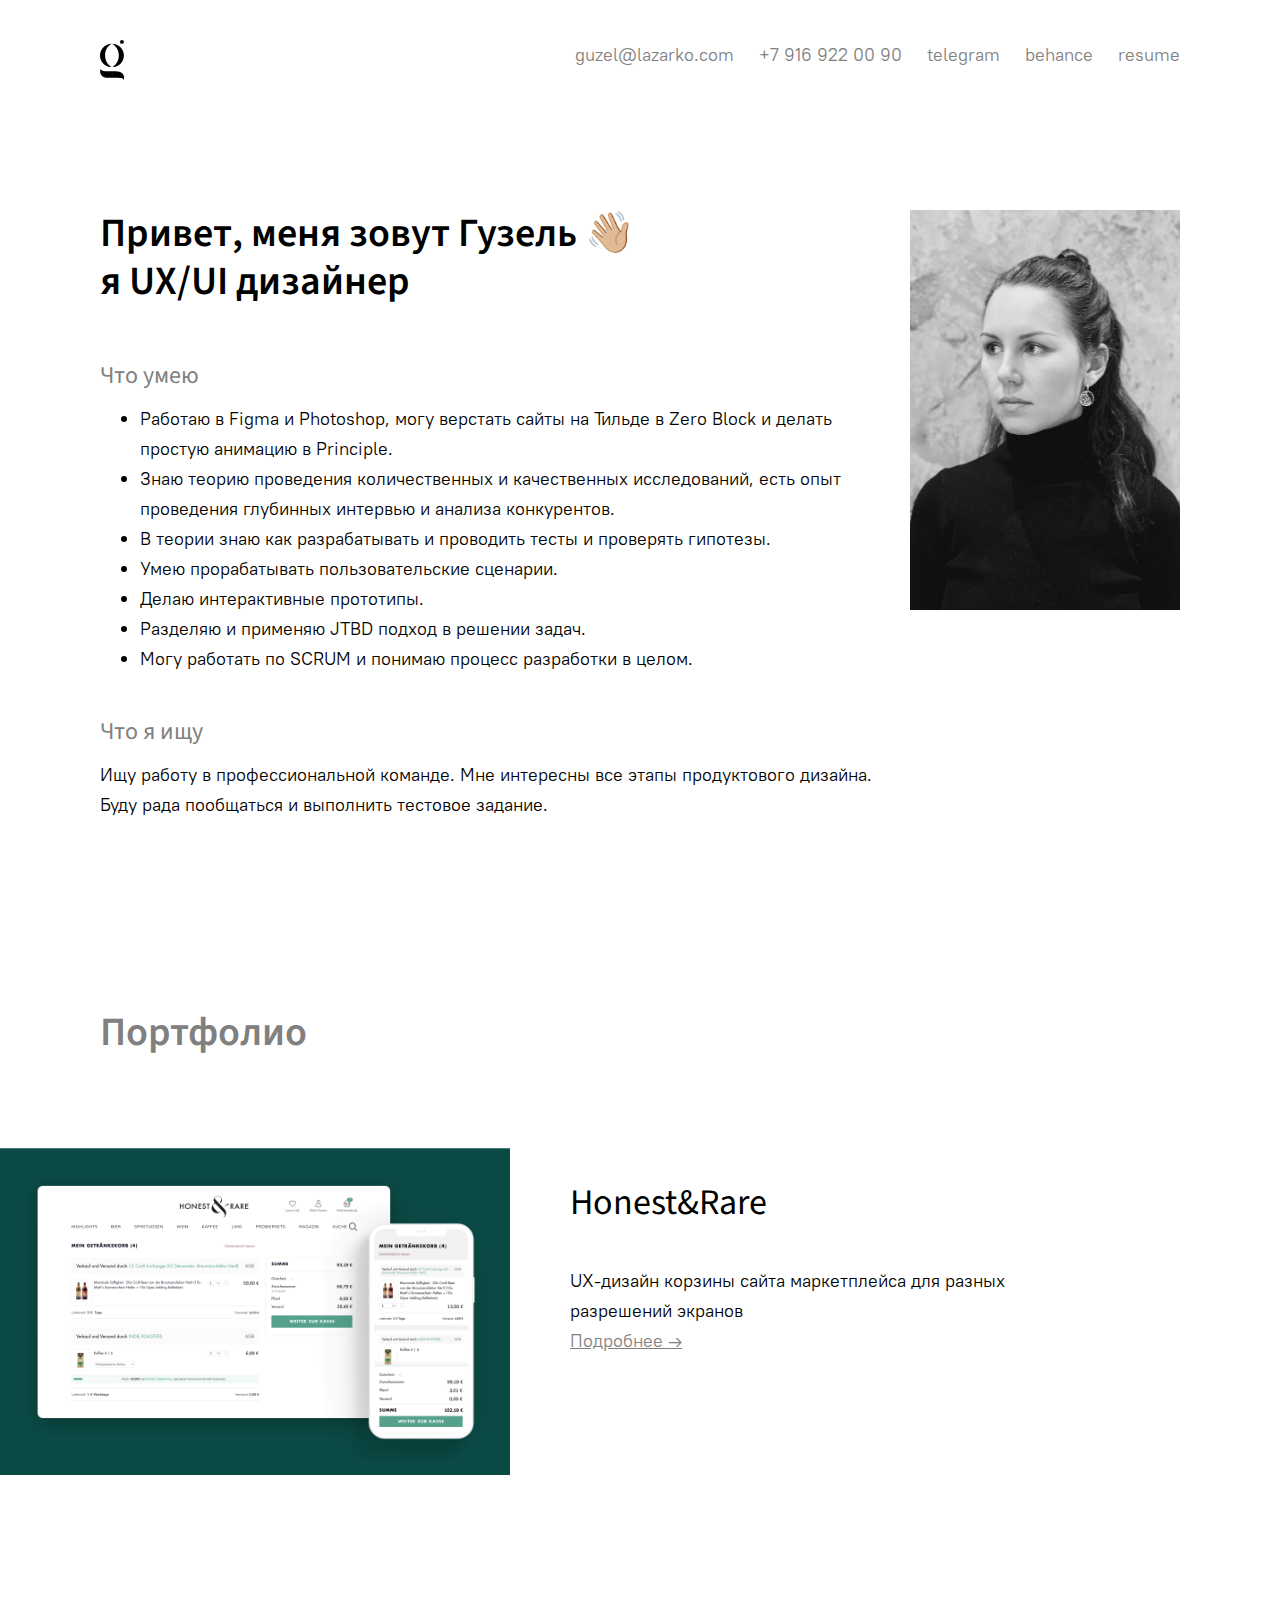
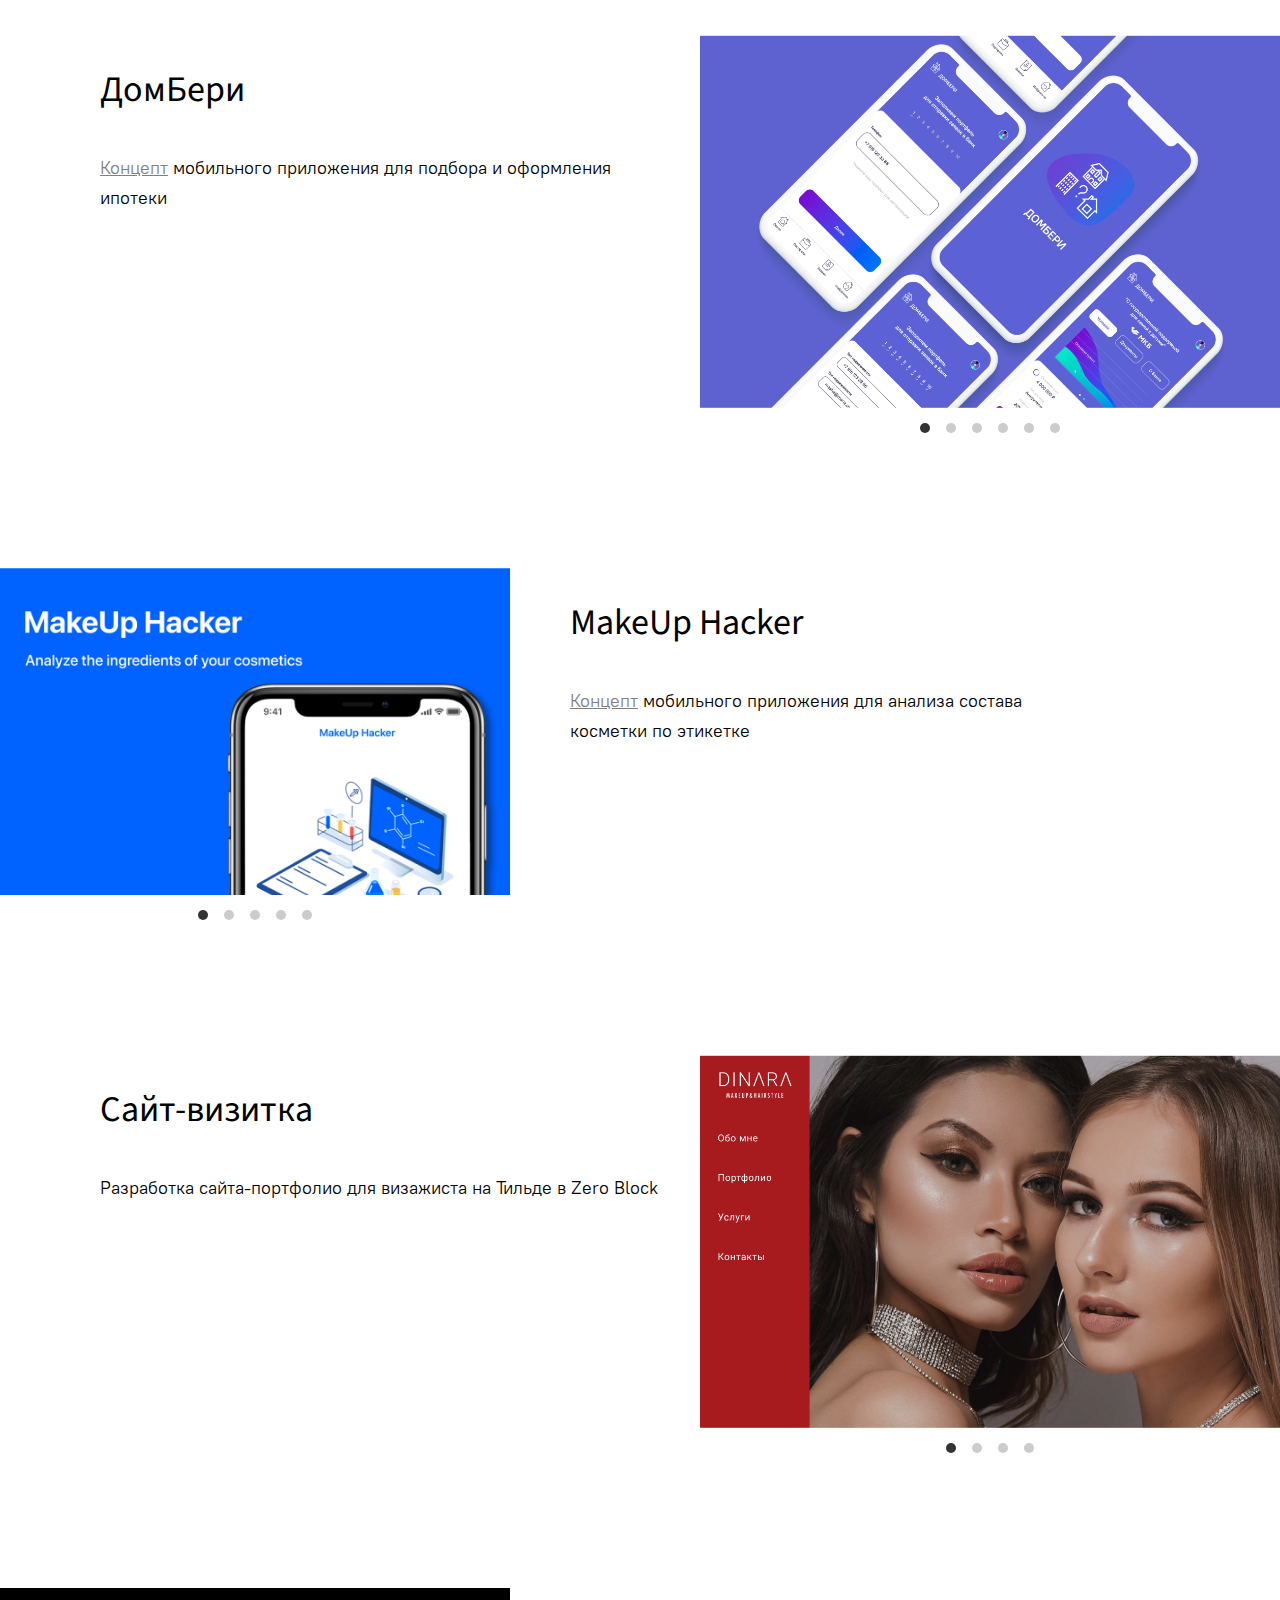
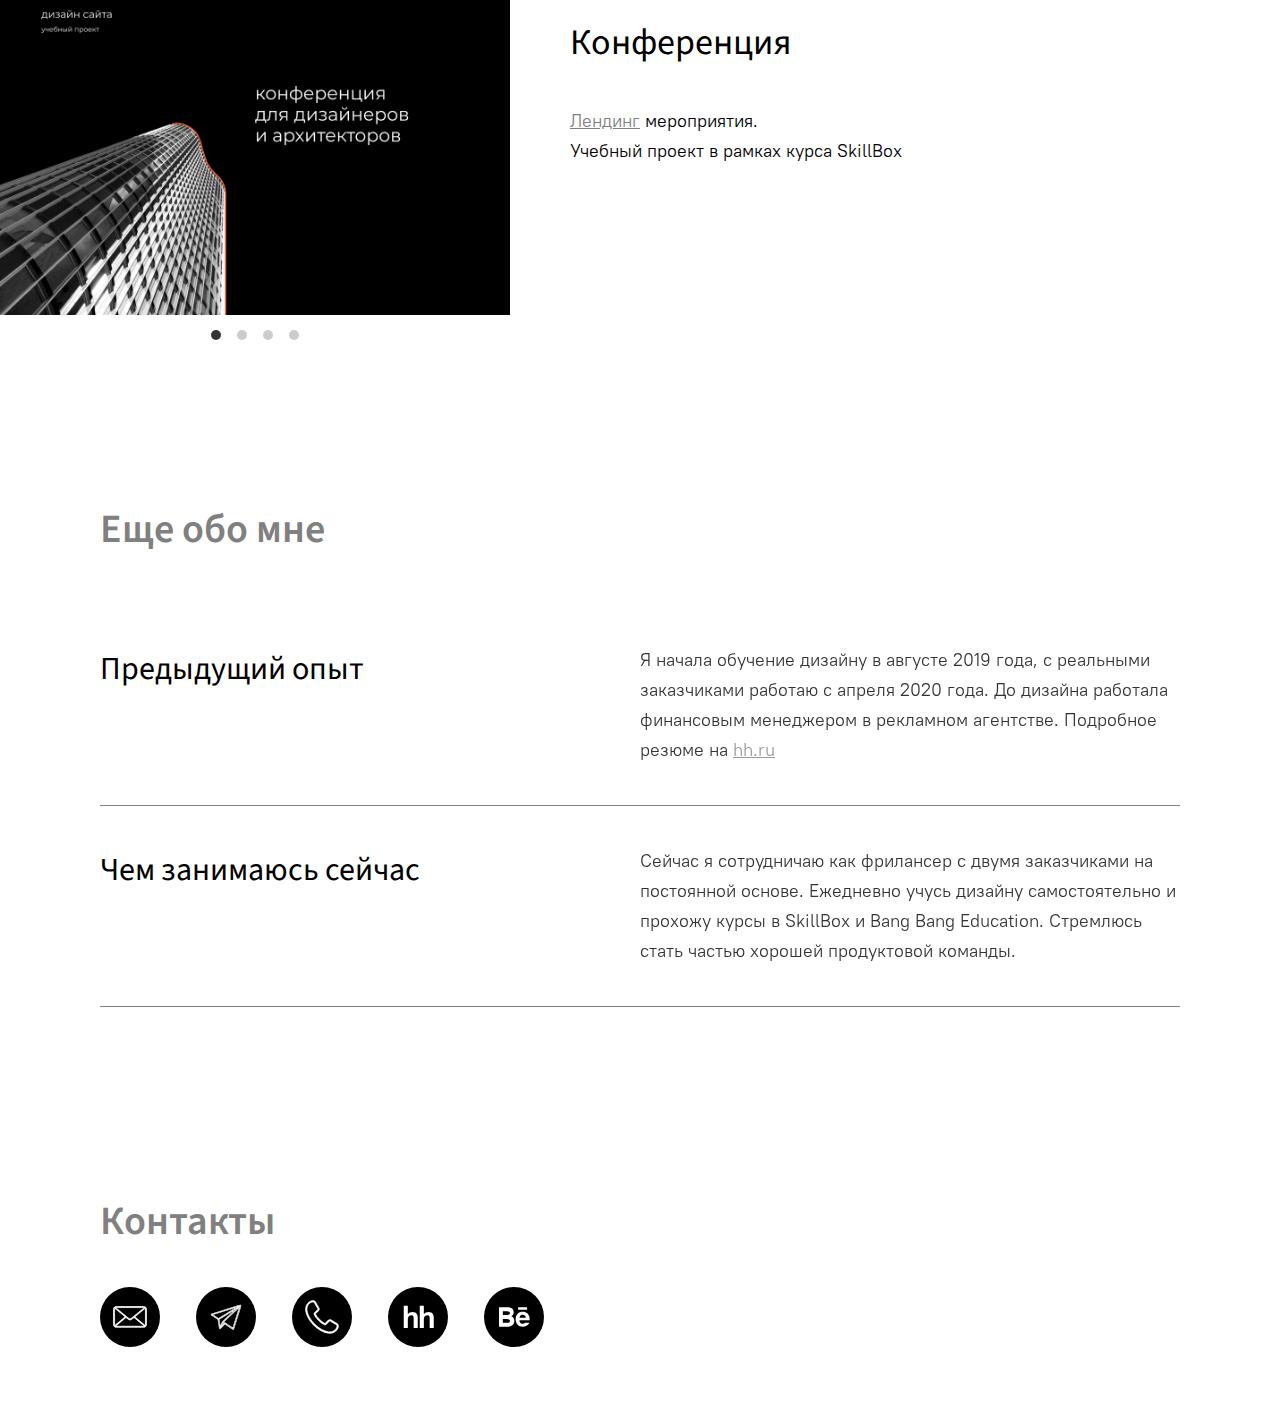
<file: index.html>
<html lang="ru">
<head>
  <meta charset="UTF-8">
  <title>Дизайнер Гузель Лазарко</title>

  <link rel="icon" href="./assets/img/favicon.svg" sizes="any" type="image/svg+xml">

  <meta name="description" content="Официальная страница дизайнера Гузель Лазарко">
  <meta name="keywords" content="UX/UI,дизайн,web-дизайн,web-design">
  
  <meta name="yandex-verification" content="5089e092a7c3824e" />
  <meta name="viewport" content="width=device-width, initial-scale=1.0">

  <!-- Global site tag (gtag.js) - Google Analytics -->
  <script async src="https://www.googletagmanager.com/gtag/js?id=UA-159343691-1"></script>
  <script>
    window.dataLayer = window.dataLayer || [];
    function gtag(){dataLayer.push(arguments);}
    gtag('js', new Date());

    gtag('config', 'UA-159343691-1');
  </script>

<!--  <link href="https://fonts.googleapis.com/css?family=Prosto+One&display=swap" rel="stylesheet">-->
  <link href="https://fonts.googleapis.com/css?family=Source+Sans+Pro&display=swap" rel="stylesheet">

  <link rel="stylesheet" href="assets/main.css">
  <link rel="stylesheet" href="assets/js/flickity/flickity.css">
  <script src="https://ajax.googleapis.com/ajax/libs/jquery/3.4.1/jquery.min.js"></script>

</head>

<body>

<section class="top desktop">
  <a href="/" class="home-link"><img src="./assets/img/logo.svg" alt="Логотип"></a>
  <a href="mailto:guzel@lazarko.com">guzel@lazarko.com</a>
  <a href="tel:+79169220090">+7 916 922 00 90</a>
  <a href="tg://resolve?domain=lazarko" target="_blank" class="desktop">telegram</a>
  <a href="https://www.behance.net/guzellazarko" target="_blank">behance</a>
  <a href="https://hh.ru/resume/4b47a13cff088e89f70039ed1f665533523642" target="_blank">resume</a>
</section>


<section class="top mobile">
  <a href="/" class="home-link"><img src="./assets/img/logo.svg" alt="Логотип"></a>
  <a href="mailto:guzel@lazarko.com">email</a>
  <a href="tg://resolve?domain=lazarko" target="_blank">telegram</a>
  <a href="https://hh.ru/resume/4b47a13cff088e89f70039ed1f665533523642" target="_blank">resume</a>
</section>


<section class="meet">
  <img class="portrait mobile" width="100" height="100" src="./assets/img/me_mob.jpg" alt="Гузель Лазарко">

  <div class="flex">

    <div class="c2">
      <h1>Привет, меня зовут Гузель 👋🏼<br>я UX/UI дизайнер</h1>
<!--      <h1>Привет! <br>Меня зовут Гузель, <span class="nowrap">я дизайнер</span> интерфейсов</h1>-->

      <div class="c2_inner desktop">
        <div class="c2_1">
          <h3>Что умею</h3>

          <ul>
            <li>Работаю в Figma и Photoshop, могу верстать сайты на Тильде в Zero Block и делать простую анимацию в Principle.</li>
            <li>Знаю теорию проведения количественных и качественных исследований, есть опыт проведения глубинных интервью и анализа конкурентов.</li>
            <li>В теории знаю как разрабатывать и проводить тесты и проверять гипотезы.</li>
            <li>Умею прорабатывать пользовательские сценарии.</li>
            <li>Делаю интерактивные прототипы.</li>
            <li>Разделяю и применяю JTBD подход в решении задач.</li>
            <li>Могу работать по SCRUM и понимаю процесс разработки в целом.</li>
          </ul>

          <!--
          <p>
            Владею Figma, Photoshop, Principle, Tilda.
            Знаю все этапы проектирования UX. Создаю концепты
            мобильных приложений по гайдам,
            адаптивный дизайн. Знаю основы
            типографики, модульные сетки.
            Умею работать по SCRUM, понимаю
            процесс разработки в целом.
          </p>
          -->
          <br>
        </div>
        <div class="c2_2">
          <h3>Что я ищу</h3>
          <p>
            Ищу работу в профессиональной команде. Мне интересны все этапы продуктового дизайна. Буду рада пообщаться и
            выполнить тестовое задание.
<!--            <span class="nowrap">и выполнить</span> тестовое задание.-->
          </p>
        </div>
      </div>
    </div>

    <div class="c1">
      <img class="portrait desktop" width="270" height="400" src="./assets/img/me_dsk.jpg"
           alt="Гузель Лазарко">
<!--      <img class="portrait mobile" width="100" height="100" src="./assets/img/me_mob.jpg" alt="Гузель Лазарко">-->
    </div>

  </div>

  <div class="mobile">
    <div class="c2_1">
      <h3>Что умею</h3>
      <ul>
        <li>Работаю в Figma и Photoshop, могу верстать сайты на Тильде в Zero Block и делать простую анимацию в Principle.</li>
        <li>Знаю теорию проведения количественных и качественных исследований, есть опыт проведения глубинных интервью и анализа конкурентов.</li>
        <li>В теории знаю как разрабатывать и проводить тесты и проверять гипотезы.</li>
        <li>Умею прорабатывать пользовательские сценарии.</li>
        <li>Делаю интерактивные прототипы.</li>
        <li>Разделяю и применяю JTBD подход в решении задач.</li>
        <li>Могу работать по SCRUM и понимаю процесс разработки в целом.</li>
      </ul>

      <!--
      <p>
        Владею Figma, Photoshop, Principle, Tilda.
        Знаю все этапы проектирования UX. Создаю концепты
        мобильных приложений по гайдам,
        адаптивный дизайн. Знаю основы
        типографики, модульные сетки.
        Умею работать по SCRUM, понимаю
        процесс разработки в целом.
      </p>
      -->
    </div>
    <div class="c2_2">
      <h3>Что я ищу</h3>
      <p>
        Ищу работу в профессиональной команде. Мне интересны все этапы продуктового дизайна.
        Буду рада пообщаться и выполнить тестовое задание.
<!--        <span class="nowrap">и выполнить</span> тестовое задание.-->
      </p>
      <p>
          <a href="mailto:guzel@lazarko.com">guzel@lazarko.com</a><br>
          <a href="tel:+79169220090">+7 916 922 00 90</a>
      </p>
    </div>
  </div>
</section>

<section class="portfolio">
  <h1 class="gray">Портфолио</h1>

  <div class="project project-r">
    <div class="c2">
      <h2>Honest&Rare</h2>
      <p>
        UX-дизайн корзины сайта маркетплейса для разных разрешений экранов<br>
        <a href="./case-honest-and-rare.html">Подробнее →</a>
      </p>
    </div>
    <div class="c1">
      <div class="carousel">
        <img class="carousel-image" data-flickity-lazyload="./assets/img/case5_0.png">
      </div>
    </div>
  </div>

  <div class="project project-l">
    <div class="c1">
      <h2>ДомБери</h2>
      <p>
        <a href="https://www.behance.net/gallery/92920041/prilozhenie-dlja-podbora-ipoteki" target="_blank">Концепт</a>
        мобильного приложения для подбора и оформления ипотеки</p>
    </div>
    <div class="c2">
      <div class="carousel">
        <img class="carousel-image" data-flickity-lazyload="./assets/img/case1_0.png">
        <img class="carousel-image" data-flickity-lazyload="./assets/img/case1_1.png">
        <img class="carousel-image" data-flickity-lazyload="./assets/img/case1_2.png">
        <img class="carousel-image" data-flickity-lazyload="./assets/img/case1_3.png">
        <img class="carousel-image" data-flickity-lazyload="./assets/img/case1_4.png">
        <img class="carousel-image" data-flickity-lazyload="./assets/img/case1_5.png">
      </div>
    </div>
  </div>

  <div class="project project-r">
    <div class="c2">
      <h2>MakeUp Hacker</h2>
      <p>
        <a href="https://www.behance.net/gallery/88193101/Makeup-Hacker" target="_blank">Концепт</a>
        мобильного приложения для анализа состава косметки по этикетке
      </p>
    </div>
    <div class="c1">
      <div class="carousel">
        <img class="carousel-image" data-flickity-lazyload="./assets/img/case2_0.png">
        <img class="carousel-image" data-flickity-lazyload="./assets/img/case2_1.png">
        <img class="carousel-image" data-flickity-lazyload="./assets/img/case2_2.png">
        <img class="carousel-image" data-flickity-lazyload="./assets/img/case2_3.png">
        <img class="carousel-image" data-flickity-lazyload="./assets/img/case2_4.png">
      </div>
    </div>
  </div>

  <div class="project project-l">
    <div class="c1">
      <h2>Сайт-визитка</h2>
      <p>Разработка сайта-портфолио для визажиста на Тильде в Zero Block</p>
    </div>
    <div class="c2">
      <div class="carousel">
        <img class="carousel-image" data-flickity-lazyload="./assets/img/case3_0.png">
        <img class="carousel-image" data-flickity-lazyload="./assets/img/case3_1.png">
        <img class="carousel-image" data-flickity-lazyload="./assets/img/case3_2.png">
        <img class="carousel-image" data-flickity-lazyload="./assets/img/case3_3.png">
      </div>
    </div>
  </div>

  <div class="project project-r">
    <div class="c2">
      <h2>Конференция</h2>
      <p>
        <a href="https://www.behance.net/gallery/86011067/dizajn-konferencija" target="_blank">Лендинг</a> мероприятия.
        <br>
        Учебный проект в рамках курса SkillBox
      </p>
    </div>
    <div class="c1">
      <div class="carousel">
        <img class="carousel-image" data-flickity-lazyload="./assets/img/case4_0.png">
        <img class="carousel-image" data-flickity-lazyload="./assets/img/case4_1.png">
        <img class="carousel-image" data-flickity-lazyload="./assets/img/case4_3.png">
        <img class="carousel-image" data-flickity-lazyload="./assets/img/case4_4.png">
      </div>
    </div>
  </div>

</section>

<section class="about-me">
  <h1 class="gray">Еще обо мне</h1>

  <div class="experience">
    <div class="row1">
      <div class="c1">Предыдущий опыт</div>
      <div class="c2">
        Я начала обучение дизайну в августе 2019 года, с реальными заказчиками работаю с апреля 2020 года.
        До дизайна работала финансовым менеджером в рекламном агентстве.
        Подробное резюме на
        <a href="https://hh.ru/resume/4b47a13cff088e89f70039ed1f665533523642" target="_blank">hh.ru</a>
      </div>
    </div>
    <div class="row2">
      <div class="c1">Чем занимаюсь сейчас</div>
      <div class="c2">
        Сейчас я сотрудничаю как фрилансер с двумя заказчиками на постоянной основе.
        Ежедневно учусь дизайну самостоятельно и прохожу курсы в SkillBox и Bang Bang Education.
        Стремлюсь стать частью хорошей продуктовой команды.
      </div>
    </div>
  </div>
</section>

<section class="contacts">
  <h1 class="gray">Контакты</h1>

<!--  <a href="mailto:guzel@lazarko.com">guzel@lazarko.com</a><br>-->
<!--  <a href="tel:+79169220090">+7 916 922 00 90</a>-->

  <div class="icons">
    <a href="mailto:guzel@lazarko.com" target="_blank">
      <img src="./assets/img/icons/mail.svg" alt="">
    </a>
    <a href="tg://resolve?domain=lazarko" target="_blank">
      <img src="./assets/img/icons/telega.svg" alt="">
    </a>
    <a href="tel:+79169220090" target="_blank">
      <img src="./assets/img/icons/phone.svg" alt="">
    </a>
    <a href="https://hh.ru/resume/4b47a13cff088e89f70039ed1f665533523642" target="_blank">
      <img src="./assets/img/icons/hh.svg" alt="">
    </a>
    <a href="https://www.behance.net/guzellazarko" target="_blank">
      <img src="./assets/img/icons/behance.svg" alt="">
    </a>
    <!--
    <a href="tg://resolve?domain=lazarko" target="_blank">
      <img src="./assets/img/telega_dsk.svg">
    </a>
    <a href="https://www.behance.net/guzellazarko" target="_blank">
      <img src="./assets/img/behance_dsk.svg">
    </a>
    -->
  </div>
</section>

<script src="assets/js/flickity/flickity.pkgd.min.js"></script>

</body>

<script>
    $(function () {
        $('.project').each(function (idx, el) {
            $(el).find('.carousel').flickity({
                imagesLoaded: true,
                percentPosition: false,
                prevNextButtons: false,
                initialIndex: 0,
                fullscreen: true,
                lazyLoad: 2,
                pageDots: idx !== 0
            });
        });
    });
</script>
</html>
</file>
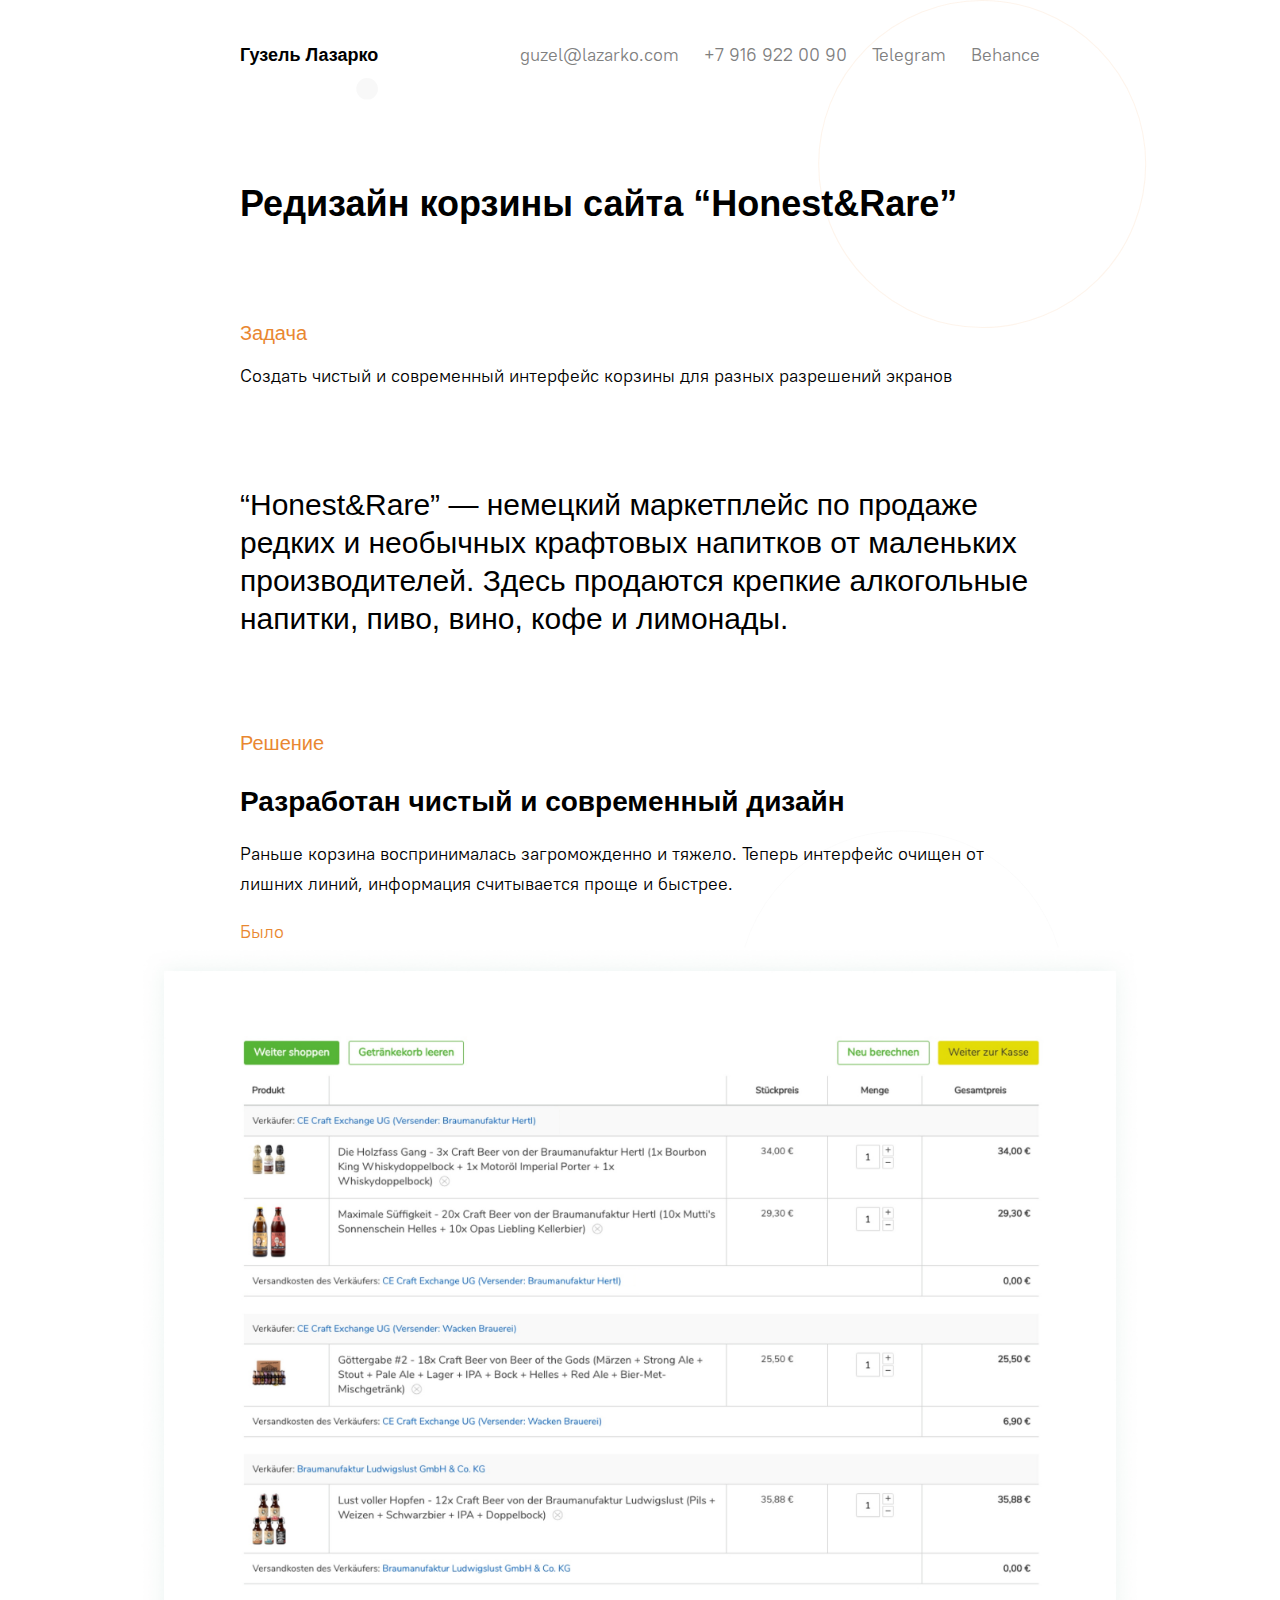
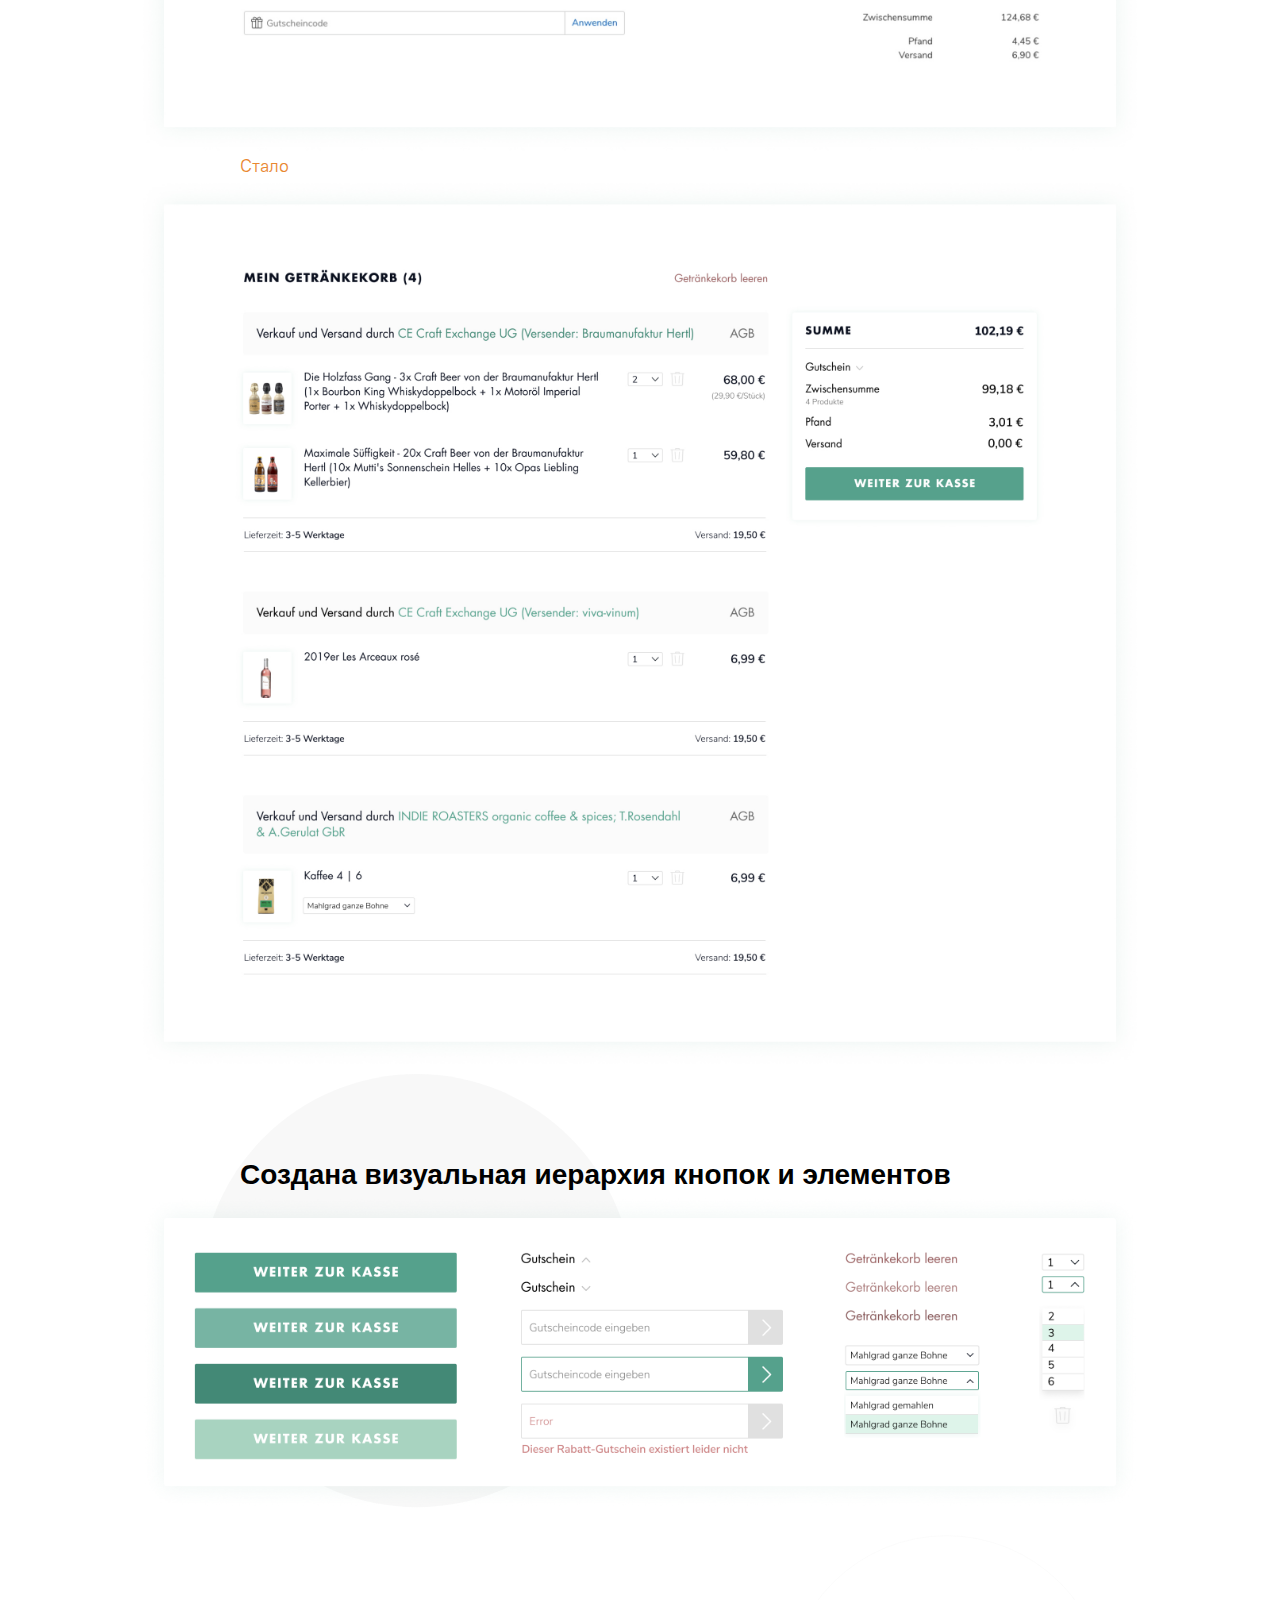
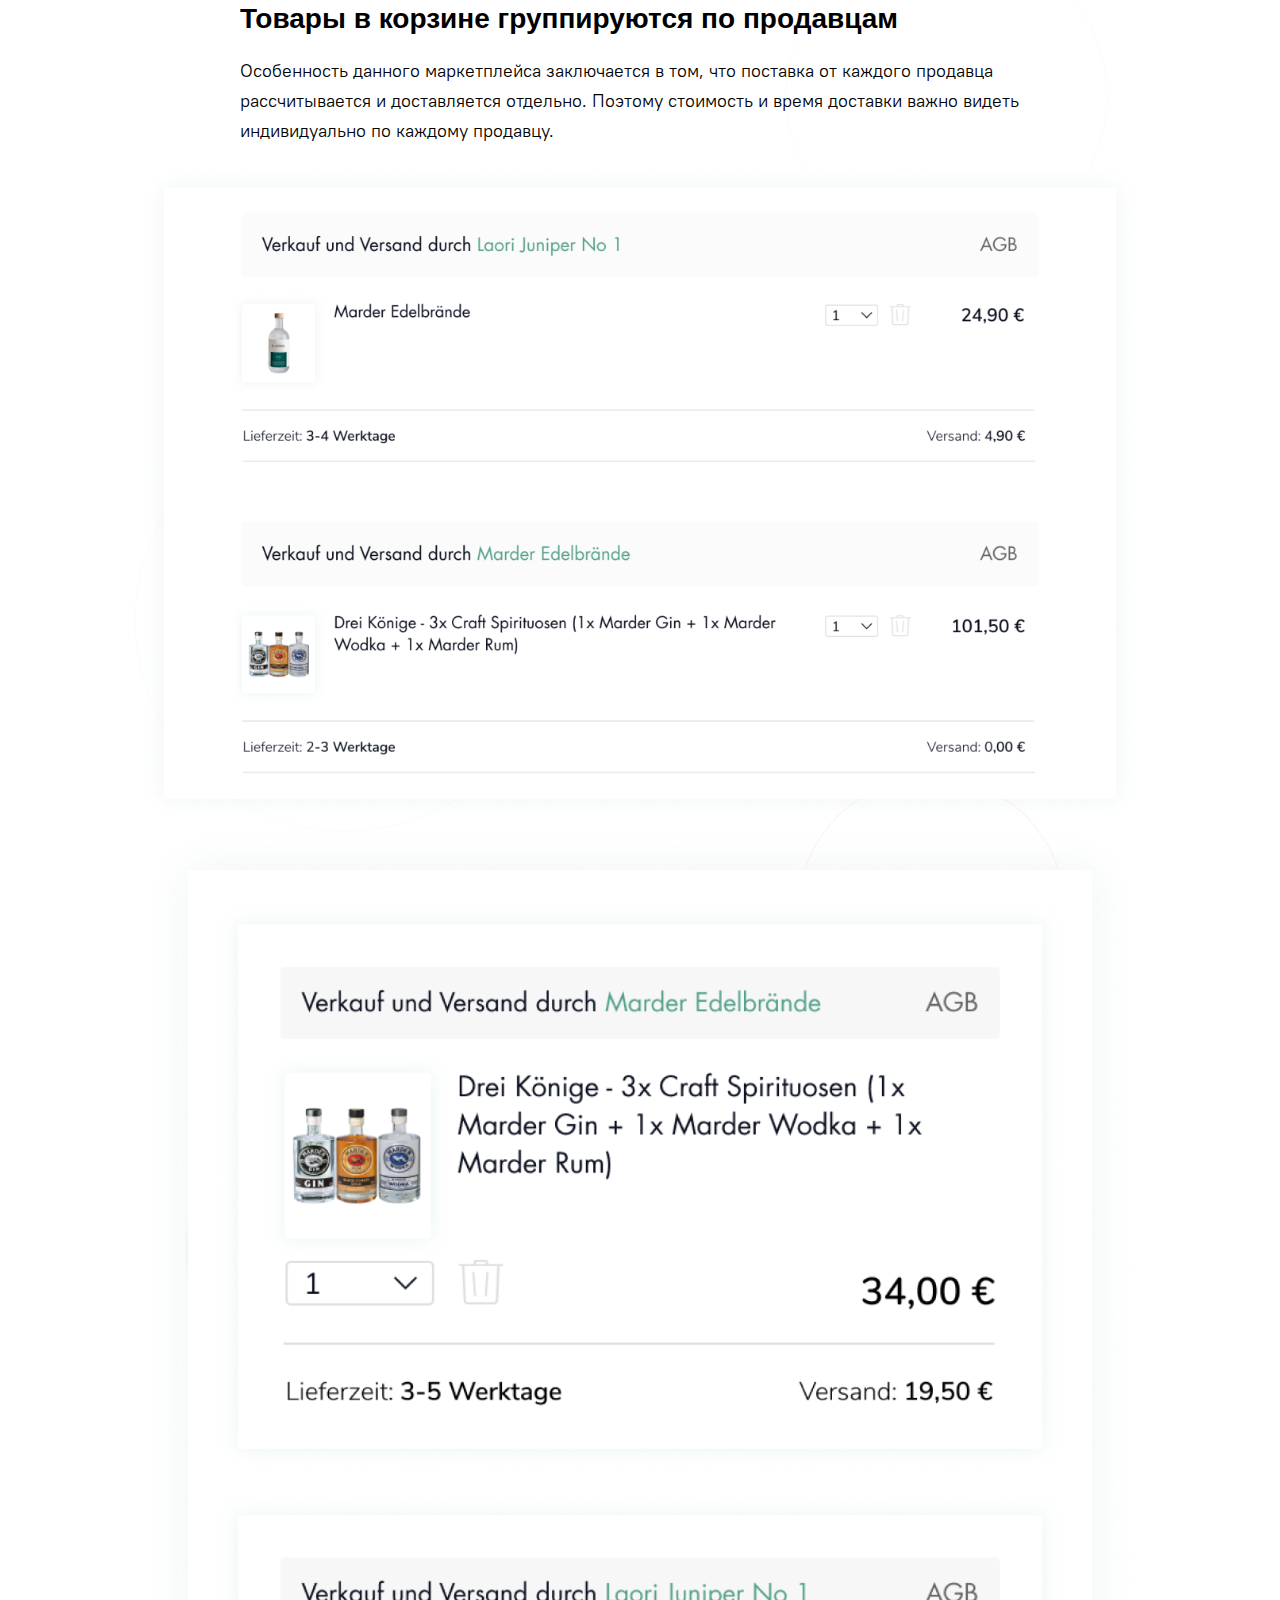
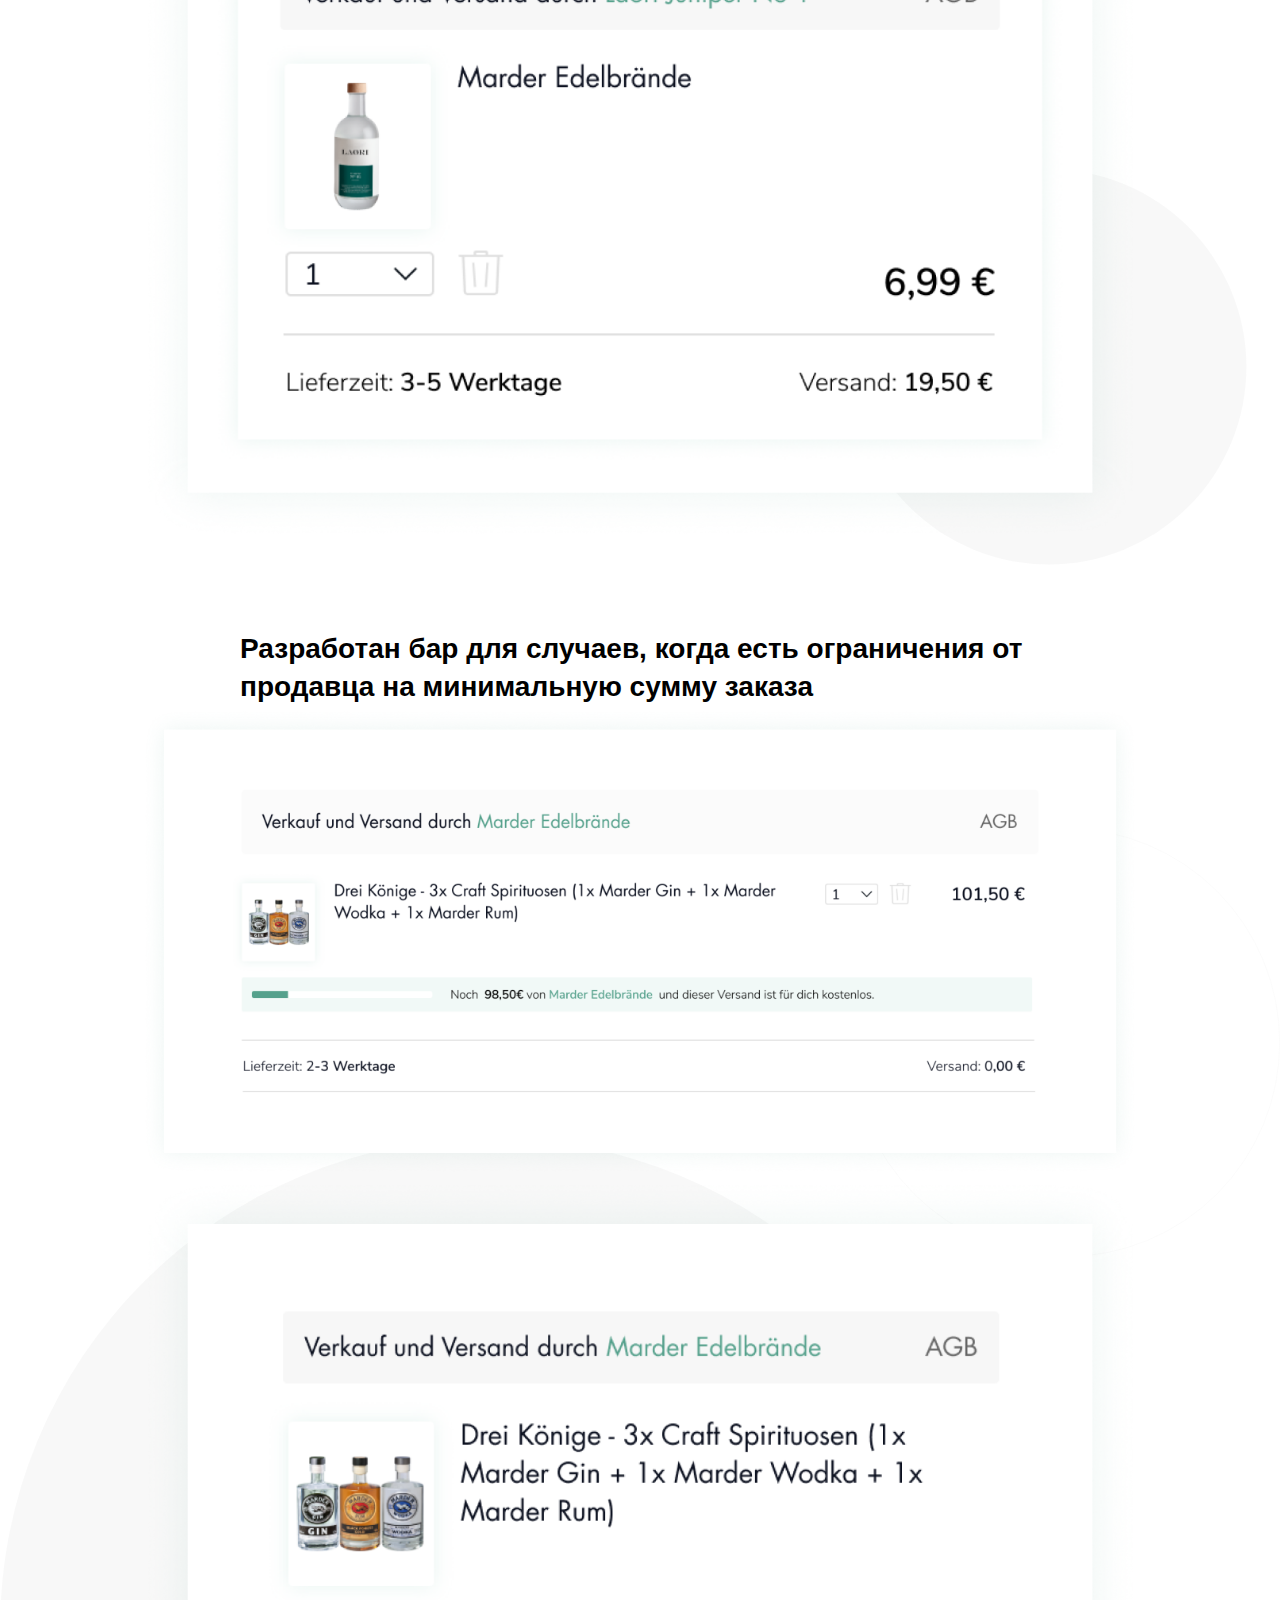
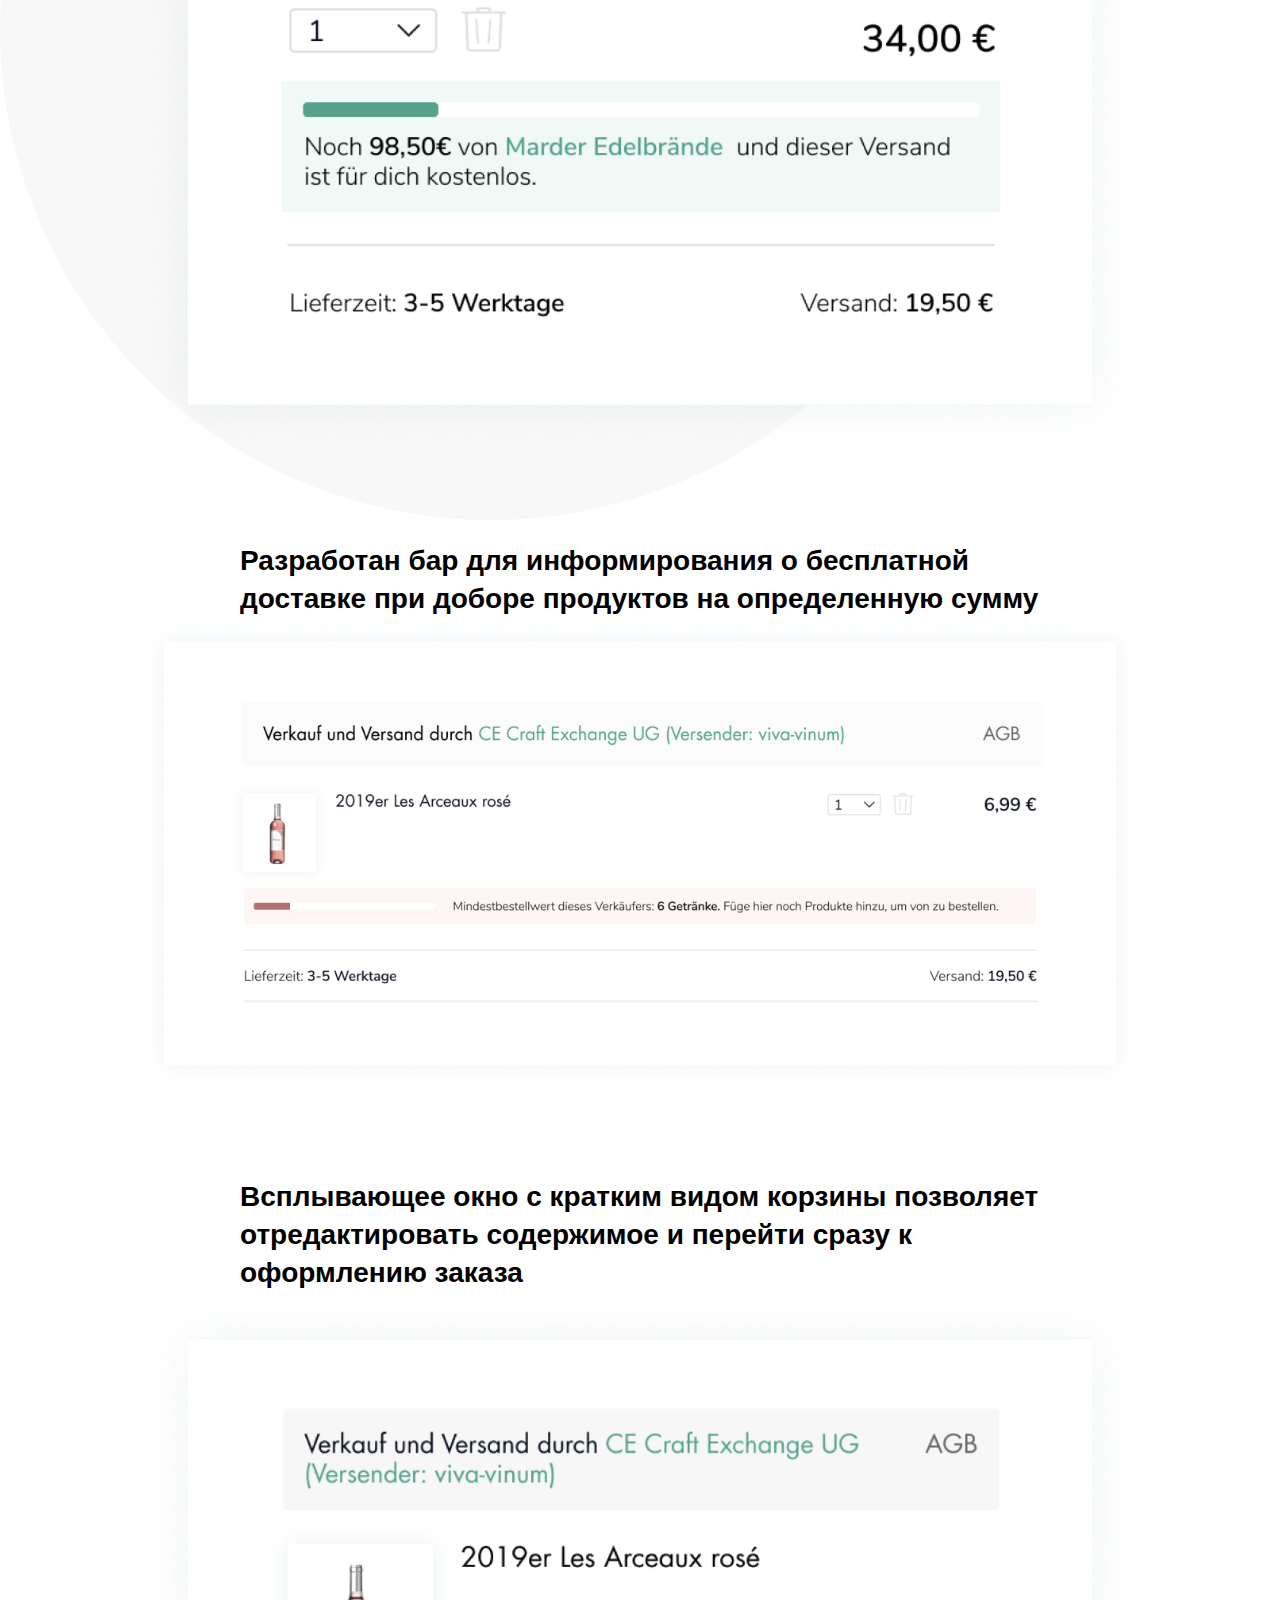
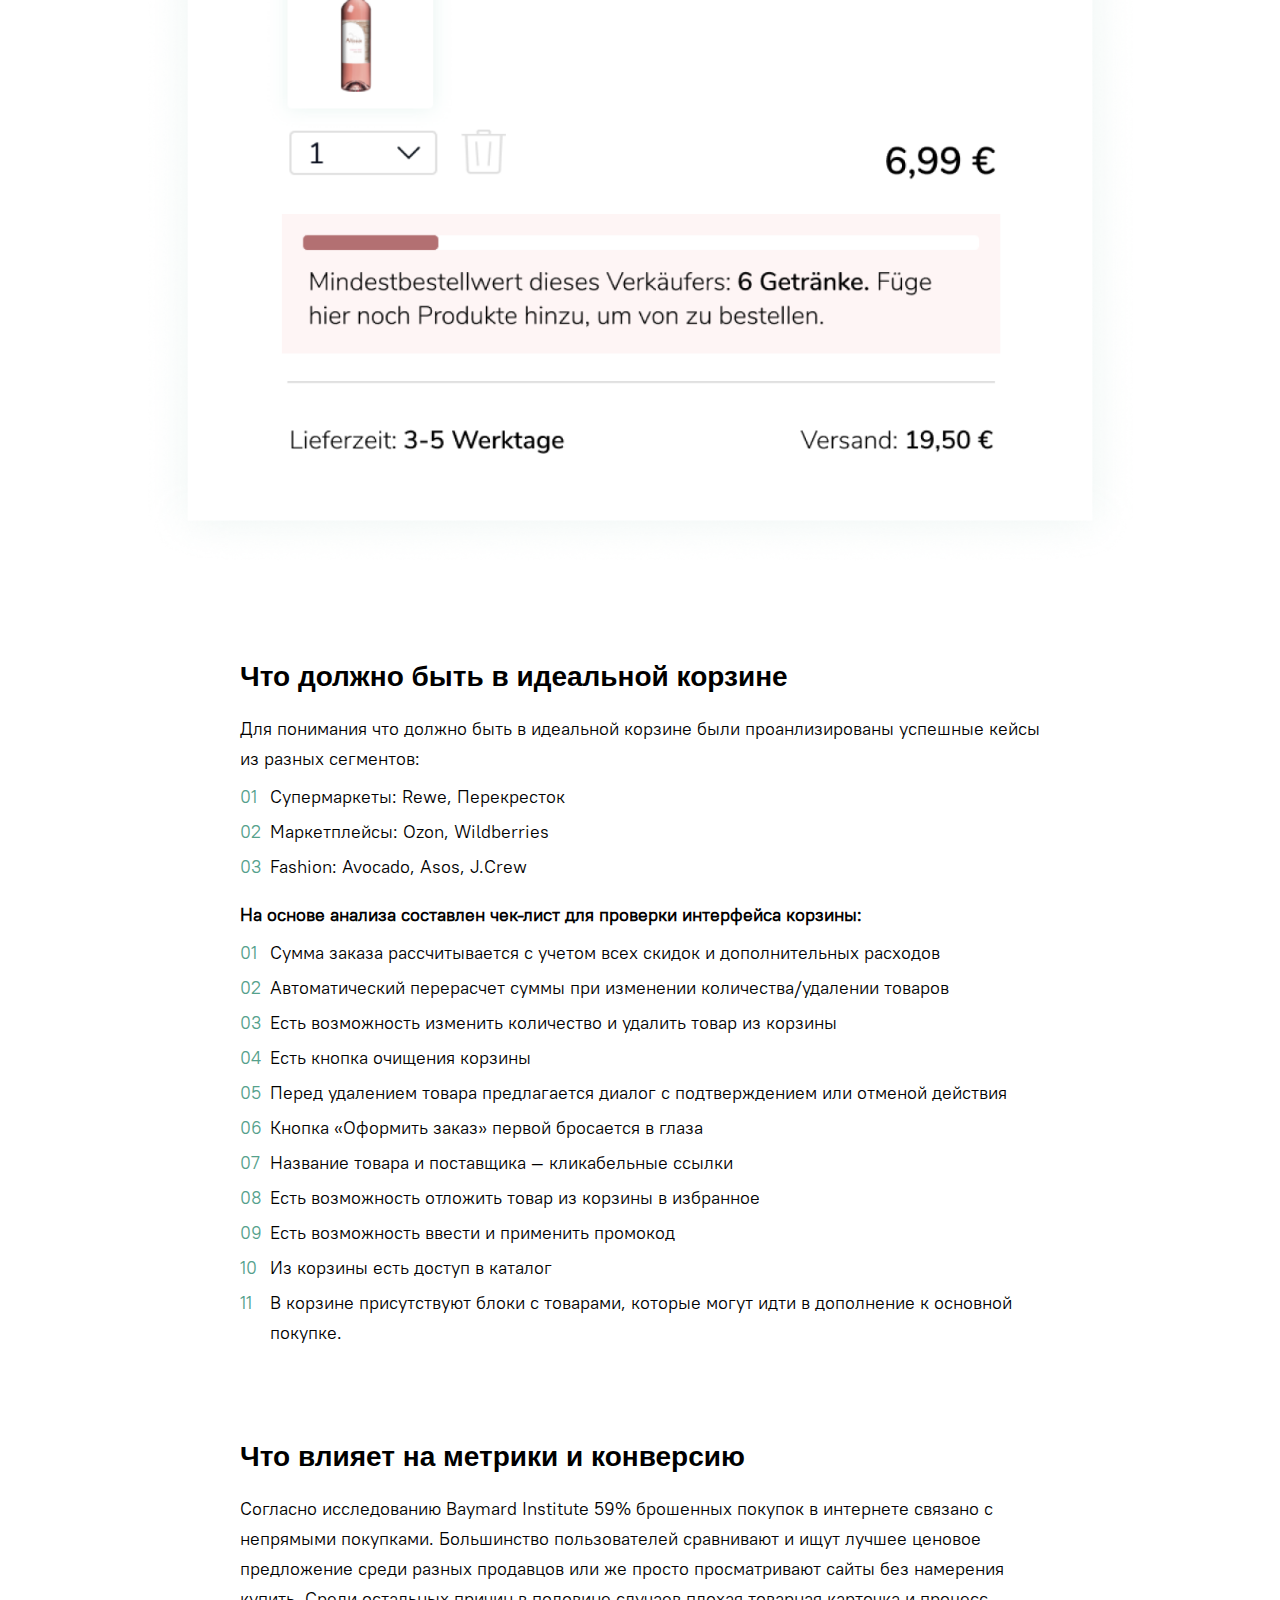
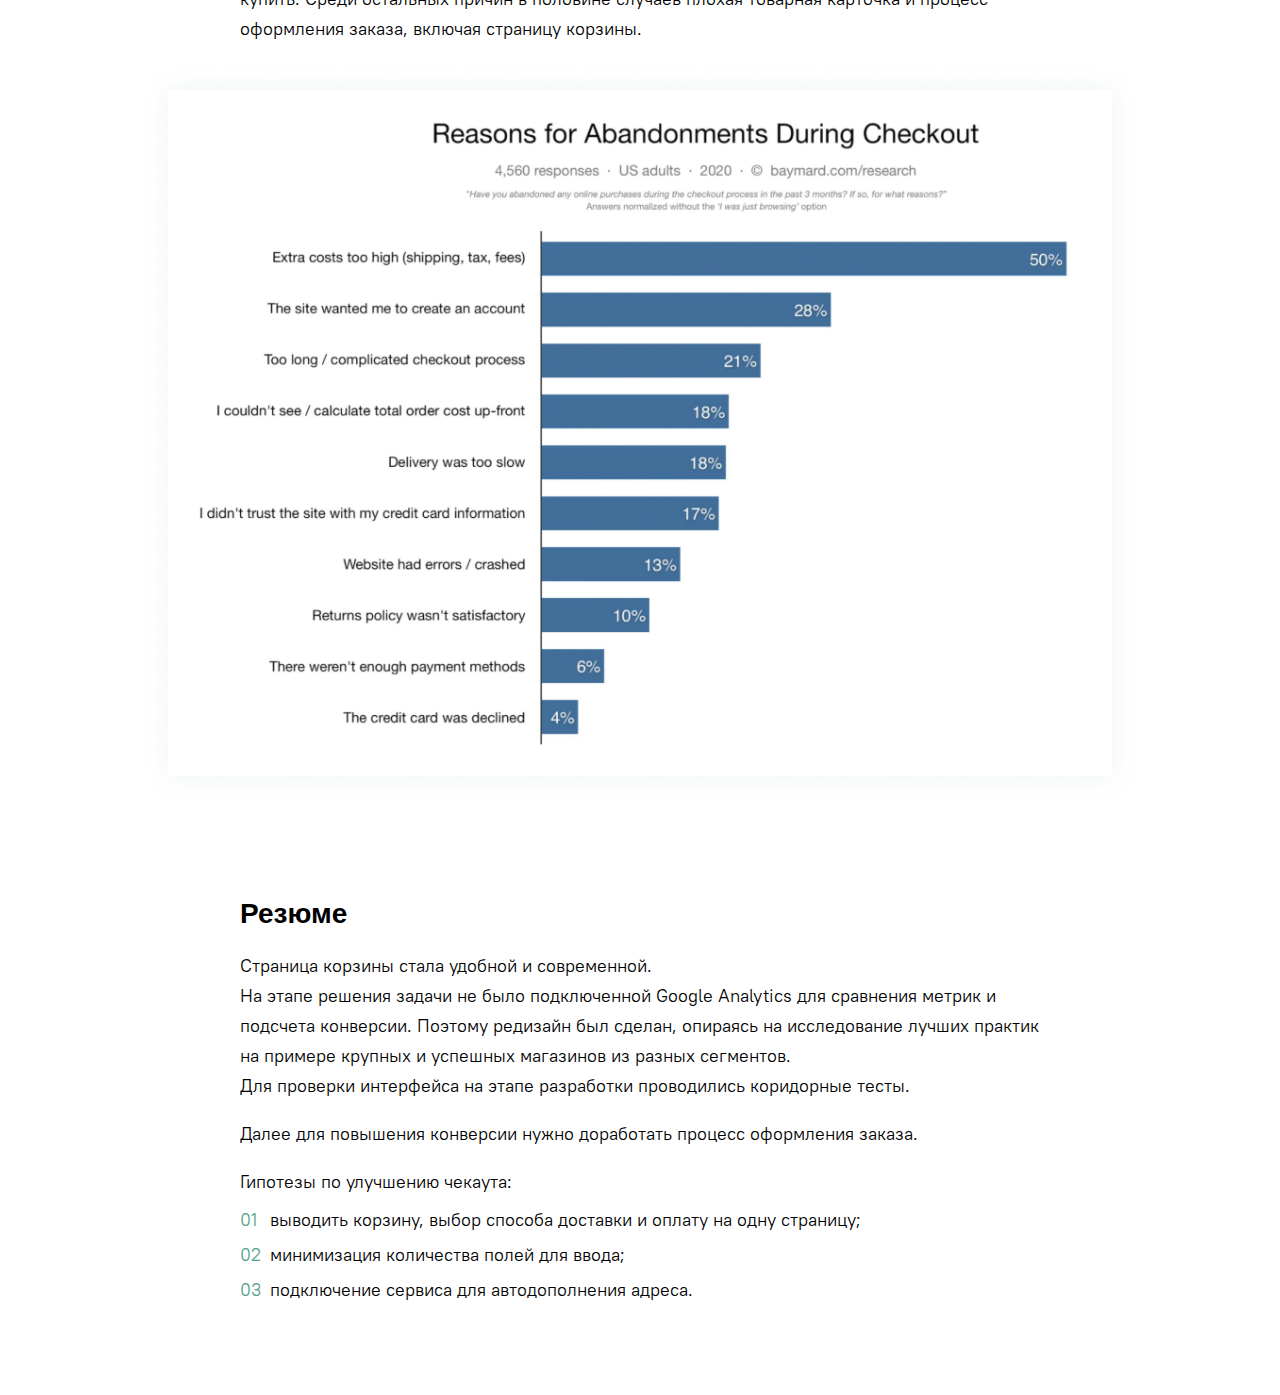
<file: case-hones-and-rare.html>
<html lang="ru">
<head>
  <meta charset="UTF-8">
  <title>Дизайнер Гузель Лазарко / Кейс Honest&Rare</title>

  <link rel="icon" href="./assets/img/favicon.svg" sizes="any" type="image/svg+xml">

  <meta name="description" content="Официальная страница дизайнера Гузель Лазарко">
  <meta name="keywords" content="UX/UI,дизайн,web-дизайн,web-design">

  <meta name="yandex-verification" content="5089e092a7c3824e" />
  <meta name="viewport" content="width=device-width, initial-scale=1.0">

  <!-- Global site tag (gtag.js) - Google Analytics -->
  <script async src="https://www.googletagmanager.com/gtag/js?id=UA-159343691-1"></script>
  <script>
    window.dataLayer = window.dataLayer || [];
    function gtag(){dataLayer.push(arguments);}
    gtag('js', new Date());

    gtag('config', 'UA-159343691-1');
  </script>

  <link href="https://fonts.googleapis.com/css?family=Prosto+One&display=swap" rel="stylesheet">

  <link rel="stylesheet" href="assets/case.css">
  <link rel="stylesheet" href="assets/main.css">

  <link rel="stylesheet" href="assets/js/flickity/flickity.css">
  <script src="https://ajax.googleapis.com/ajax/libs/jquery/3.4.1/jquery.min.js"></script>
</head>

<body class="case-detail">

<section class="top desktop">
  <a href="/" class="home-link">Гузель Лазарко</a>
  <a href="mailto:guzel@lazarko.com">guzel@lazarko.com</a>
  <a href="tel:+79169220090">+7 916 922 00 90</a>
  <a href="tg://resolve?domain=lazarko" target="_blank" class="desktop">Telegram</a>
  <a href="https://www.behance.net/guzellazarko" target="_blank">Behance</a>
</section>

<section>
  <h1>Редизайн корзины сайта “Honest&Rare”</h1>

  <h3>Задача</h3>
  <p>Создать чистый и современный интерфейс корзины для разных разрешений экранов</p>

  <h2 id="honest-and-rare-about">“Honest&Rare” — немецкий маркетплейс по продаже редких и необычных крафтовых напитков от маленьких производителей.
    Здесь продаются крепкие алкогольные напитки, пиво, вино, кофе и лимонады.
  </h2>

  <h3>Решение</h3>
  <br>
  <h2>Разработан чистый и современный дизайн</h2>

  <p>Раньше корзина воспринималась загроможденно и тяжело.
    Теперь интерфейс очищен от лишних линий, информация считывается проще и быстрее.</p>

  <span class="before-after">Было</span>
  <div class="carousel">
    <img class="carousel-image" data-flickity-lazyload="./assets/img/honest-and-rare/img1.jpg">
  </div>

  <span class="before-after">Стало</span>
  <div class="carousel">
    <img class="carousel-image" data-flickity-lazyload="./assets/img/honest-and-rare/img2.jpg">
  </div>
</section>

<section>
  <h2>Создана визуальная иерархия кнопок и элементов</h2>

  <div class="carousel">
    <img class="carousel-image" data-flickity-lazyload="./assets/img/honest-and-rare/img3.png">
  </div>
</section>

<section>
  <h2>Товары в корзине группируются по продавцам</h2>
  <p>Особенность данного маркетплейса заключается в том, что поставка от каждого продавца рассчитывается
    и доставляется отдельно. Поэтому стоимость и время доставки важно видеть индивидуально по каждому продавцу.</p>

  <div class="carousel">
    <img class="carousel-image" data-flickity-lazyload="./assets/img/honest-and-rare/img4.png">
  </div>
  <div class="carousel">
    <img class="carousel-image" data-flickity-lazyload="./assets/img/honest-and-rare/img5.png">
  </div>
</section>

<section>
  <h2>Разработан бар для случаев, когда есть ограничения от продавца на минимальную сумму заказа</h2>

  <div class="carousel">
    <img class="carousel-image" data-flickity-lazyload="./assets/img/honest-and-rare/img6.png">
  </div>
  <div class="carousel">
    <img class="carousel-image" data-flickity-lazyload="./assets/img/honest-and-rare/img7.png">
  </div>
</section>

<section>
  <h2>Разработан бар для информирования о бесплатной доставке при доборе продуктов на определенную сумму</h2>

  <div class="carousel">
    <img class="carousel-image" data-flickity-lazyload="./assets/img/honest-and-rare/img8.png">
  </div>
</section>

<section>
  <h2>Всплывающее окно с кратким видом корзины позволяет отредактировать содержимое и перейти сразу к оформлению заказа</h2>

  <div class="carousel">
    <img class="carousel-image" data-flickity-lazyload="./assets/img/honest-and-rare/img9.png">
  </div>
</section>

<section>
  <h2>Что должно быть в идеальной корзине</h2>

  <p>Для понимания что должно быть в идеальной корзине были проанлизированы успешные кейсы из разных сегментов:</p>
  <ol>
    <li>Супермаркеты: Rewe, Перекресток</li>
    <li>Маркетплейсы: Ozon, Wildberries</li>
    <li>Fashion: Avocado, Asos, J.Crew</li>
  </ol>
  <p><strong>На основе анализа составлен  чек-лист для проверки интерфейса корзины:</strong></p>
  <ol>
    <li>Сумма заказа рассчитывается  с учетом всех скидок и дополнительных расходов</li>
    <li>Автоматический перерасчет суммы при изменении количества/удалении товаров </li>
    <li>Есть возможность изменить количество и удалить товар из корзины</li>
    <li>Есть кнопка очищения корзины</li>
    <li>Перед удалением товара предлагается диалог с подтверждением или отменой действия</li>
    <li>Кнопка «Оформить заказ» первой бросается в глаза</li>
    <li>Название товара и поставщика — кликабельные ссылки</li>
    <li>Есть возможность отложить товар из корзины в избранное</li>
    <li>Есть возможность ввести и применить промокод</li>
    <li>Из корзины есть доступ в каталог</li>
    <li>В корзине присутствуют блоки с товарами, которые могут идти в дополнение к основной покупке. </li>
  </ol>
</section>

<section>
  <h2>Что влияет на метрики и конверсию</h2>

  <p>Согласно исследованию Baymard Institute 59% брошенных покупок в интернете связано
    с непрямыми покупками. Большинство пользователей сравнивают и ищут лучшее ценовое предложение среди разных
    продавцов или же просто просматривают сайты без намерения купить. Среди остальных причин в половине случаев
    плохая товарная карточка и процесс оформления заказа, включая страницу корзины.</p>

  <div class="carousel">
    <img class="carousel-image" data-flickity-lazyload="./assets/img/honest-and-rare/img11.jpg">
  </div>
</section>

<section>
  <h2>Резюме</h2>
  <p>Страница корзины стала удобной и современной.<br>
  На этапе решения задачи не было подключенной Google Analytics для сравнения метрик
    и подсчета конверсии. Поэтому редизайн был сделан, опираясь на исследование лучших практик
    на примере крупных и успешных магазинов из разных сегментов.<br>
  Для проверки интерфейса на этапе разработки проводились коридорные тесты.</p>

  <p>Далее для повышения конверсии нужно доработать процесс оформления заказа. </p>
  <p>Гипотезы по улучшению чекаута:</p>
  <ol>
    <li>выводить корзину, выбор способа доставки и оплату на одну страницу;</li>
    <li>минимизация количества полей для ввода;</li>
    <li>подключение сервиса для автодополнения адреса.</li>
  </ol>
</section>

<script src="assets/js/flickity/flickity.pkgd.min.js"></script>

</body>

<script>
  $(function () {
      $('section').each(function (idx, el) {
          $(el).find('.carousel').flickity({
              imagesLoaded: true,
              percentPosition: false,
              prevNextButtons: false,
              initialIndex: 0,
              fullscreen: true,
              lazyLoad: 2,
              pageDots: false
          });
      });
  });
</script>

</html>
</file>
<file: assets/main.css>
.carousel-arrows {
  display: none;
}

.carousel-image {
  display: block;
  height: auto;
  min-width: 150px;
  max-width: 100%;
  margin-right: 10px;
  top: 50%;
  transform: translateY(-50%)
}

.carousel.is-fullscreen .carousel-image {
  height: auto;
  max-height: 100%;
}

@font-face {
  font-family: 'Root UI Regular';
  font-style: normal;
  font-weight: 400;
  font-display: swap;
  src: local('Root UI Regular'), local('Root UI Regular'), url('../assets/fonts/PT_Root_UI_Regular.woff2') format('woff2');
}

body {
  font-family: 'Root UI Regular';
  margin: 0;
  padding: 0;
  font-size: 18px;
  line-height: 30px;
}

h1, h2, h3 {
  padding: 0;
  margin: 0;
}

h1, h2, h3 {
  /*font-family: 'Prosto One', sans-serif;*/
  font-family: 'Source Sans Pro', sans-serif;
  font-weight: 600;
}

h3 {
  font-size: 24px;
  line-height: 20px;
  color: gray;
  font-weight: normal;
}

a {
  color: gray;
}

section {
  margin-top: 200px;
  padding: 0 100px;
}

section:nth-child(1), section:nth-child(2) {
  margin-top: 0;
}

.nowrap {
  white-space: nowrap;
}

.mobile {
  display: none !important;
}

h1.gray {
  color: gray;
  margin: 50px 0 100px 0;
  font-size: 40px;
}

.c1, .c2, .c3 {
  /*border: 1px solid red;*/
}

.top {
  text-align: right;
  padding: 40px 100px 20px 0;
}

.top a {
  color: gray;
  padding-left: 20px;
  text-decoration: none;
}

.top a.home-link {
  float: left;
  font-family: 'Source Sans Pro', sans-serif;
  font-weight: bold;
  color: black;
  padding-left: 100px;
}


.top.mobile {
  text-align: right;
  padding: 20px 15px 0 15px;
}

.top.mobile a.home-link {
  padding-left: 0;
  font-size: 14px;
}

.portrait.desktop {
  padding-left: 30px;
}


.meet {
  padding-top: 120px;
  margin-top: 0;
}

.meet .c2{
  /*padding: 120px 0 0 55px;*/
  /*padding: 120px 0 0 0;*/
  padding: 0;
}

.meet h1 {
  font-style: normal;
  /*font-weight: normal;*/
  font-size: 40px;
  line-height: 48px;
}

.project {
  display: flex;
}

.flex {
  display: flex;
}

.meet .c1 {
  width: 360px;
  /*padding-top: 54px;*/
}
.meet .c2 {
  /*padding-left: 60px;*/
}
.meet .c2_inner{
  display: flex;
  padding-top: 80px;
}


.meet .c2_1, .meet .c2_2 {
  flex: 1 1 50%;
}
.meet .c2_2 {
  padding-left: 60px;
}

.meet .c2_inner {
  display: block;
  padding-top: 60px;
}

.meet .c2_inner .c2_2 {
  padding-left: 0;
}

.portfolio {
  margin-top: 180px;
}

.project {
  margin-top: 160px;
}

.project:first-of-type {
  margin-top: 0;
}

.project h2 {
  font-size: 36px;
  font-weight: normal;
  font-style: normal;
  line-height: 70px;
  padding-bottom: 10px;
}

.project p{
  font-weight: 500;
  font-size: 18px;
  line-height: 30px;
  font-style: normal;
}

.project-l .c1, .project-l .c2, .project-r .c1, .project-r .c2 {
  flex: 1 1 50%;
}

.carousel-arrows {
  position: absolute;
  bottom: 0;
  padding-bottom: 20px;
}

.project-l .c1 {
  padding-right: 20px;
  position: relative;
}

.project-l .c1, .project-r .c2 {
  padding-top: 20px;
}

.project-r .c1, .project-l .c2 {
  /*min-width: 570px;*/
}

.project.project-l {
  margin-right: -100px;
}

.project.project-r {
  margin-left: -100px;
}

.project-r {
  padding-right: 100px;
}

.project-r .c2 {
  padding-left: 60px;
  order: 1;
  position: relative;
}

.prev, .next {
  cursor: pointer;
}

.about-me {
  /*margin-top: 100px;*/
  /*padding: 0 100px;*/

}

.experience {
  margin-top: -40px;
}

.experience > div {
  display: flex;
}

.experience .c1, .experience .c2 {
  flex: 1 1 50%;
}

.experience .row1, .experience .row2 {
  padding: 40px 0;
  /*border-top: 1px solid gray;*/
}

.experience .row2 {
  border-top: 1px solid gray;
  border-bottom: 1px solid gray;;
}

.about-me .c1 {
  /*width: 50%;*/
  font-family: 'Source Sans Pro', sans-serif;
  font-style: normal;
  font-weight: normal;
  font-size: 32px;
  line-height: 48px;
  vertical-align: top;
}

.about-me .c2 {
  font-style: normal;
  font-weight: normal;
  font-size: 18px;
  line-height: 30px;
  opacity: 0.8;
}

.contacts h1.gray {
  margin-bottom: 50px;
}

.contacts {
  clear: both;
  margin-bottom: 60px;
}

.contacts a {
  text-decoration: none;
  font-family: 'Source Sans Pro', sans-serif;
  color: black;
  text-decoration: none;
  font-style: normal;
  font-weight: normal;
  font-size: 32px;
  line-height: 60px;
}

.contacts .icons {
  margin-top: 10px;
}

.contacts .icons a {
  margin-right: 30px;
}

.contacts img {
  height: 60px;
  width: 60px;
}

/*@media (max-width: 1390px) {*/
/*  .meet .c2 {*/
/*    padding-top: 54px;*/
/*  }*/
/*  .project-r .c2 {*/
/*    padding-top: 0;*/
/*  }*/
/*  .project-l .c1 {*/
/*    padding-top: 0;*/
/*  }*/
/*  .carousel-arrows {*/
/*    padding-bottom: 0;*/
/*  }*/
/*}*/

/*@media (max-width: 1220px) {*/
/*  .meet .c2_inner {*/
/*    display: block;*/
/*    padding-top: 60px;*/
/*  }*/

/*  .meet .c2_inner .c2_2 {*/
/*    padding-left: 0;*/
/*  }*/
/*}*/


@media (max-width: 900px) {
  body {
    font-size: 14px;
    line-height: 20px;
  }

  section {
    margin-top: 60px;
    padding: 0 15px;
  }

  h1, .meet h1 {
    line-height: 28px;
    font-size: 22px;
  }

  section:first-child {
    margin-top: 0;
  }

  .desktop {
    display: none !important;
  }

  .mobile {
    display: block !important;
  }

  .carousel {
    margin-left: -15px;
    margin-right: -15px;
  }

  h1.gray {
    margin: 0;
    font-size: 22px;
  }

  .top {
    display: flex;
    padding: 0 10px 20px 10px;
    text-align: center;
    font-size: 12px;
  }

  .top a {
    padding: 0;
  }
  .top a {
    flex: 1 1 25%;
    justify-content: center;
  }

  .top a img {
    width: 20px;
    height: 33px;
  }

  .top:not(:first-child) a{
    padding-left: 20px;
  }

  .meet {
    padding-top: 60px;
  }

  .meet .flex {
    display: block;
  }

  .meet .c1 {
    width: initial;
    padding-top: 0;
  }

  .meet h2 {
    font-size: 18px;
    line-height: 20px;
  }
  .meet .c2 {
    padding: 0 0 0 20px;
    text-align: center;
  }

  .meet .c2_inner {
    display: block;
    padding-top: 10px;
  }

  .meet .c2_2 {
    padding-left: 0;
  }

  .meet .c2_1, .meet .c2_2 {
    padding-top: 40px;
  }

  .meet h3 {
    font-size: 18px;
  }

  .portrait.mobile {
    /*margin-top: -10px;*/
    margin: 0 auto;
    padding-bottom: 20px;
  }

  .portfolio {
    margin-top: 60px;
  }

  .portfolio h1 {
    padding: 0;
  }

  .experience > div {
    display: block;
  }

  .experience .c1 {
    font-size: 16px;
  }
  .experience .c2 {
    font-size: 16px;
  }

  .project {
    display: block;
    margin-top: 80px;
  }

  .project:first-of-type {
    margin-top: 0;
  }

  .project h2 {
    font-size: 20px;
    line-height: 28px;
    padding-bottom: 0;
  }

  .project p {
    margin-top: 5px;
  }


  .project-l .c1, .project-r .c2 {
    padding-top: 0;
  }
  .project-l .c1 {
    /*padding-top: 30px;*/
  }

  .project-r, .project-l {
    padding: 0;
  }

  .project-r .c2 {
    padding: 0;
  }

  .project.project-l {
    margin-right: 0;
  }

  .project.project-r {
    margin-left: 0;
  }

  .about-me {
    margin-top: 80px;
  }

  .about-me .experience {
    margin-top: 0;
  }

  .experience .row1, .experience .row2 {
    padding: 20px 0;
  }

  .experience .row1 {
    padding-top: 10px;
  }

  .contacts h1.gray {
    margin-bottom: 10px;
  }


  .portfolio .gray {
    padding-bottom: 20px;
  }

  .contacts .gray {
    padding-bottom: 20px;
  }

  /*.contacts .flex {*/
  /*  display: block;*/
  /*}*/

  /*.contacts .flex div {*/
  /*  text-align: left !important;*/
  /*  height: 30px;*/
  /*}*/
  .contacts a {
    font-size: 18px;
    line-height: 40px;
  }
  .contacts .icons img.mobile {
    display: inline !important;
  }

  .contacts img {
    height: 40px;
    width: 40px;
  }

  .contacts .icons a {
    margin-right: 20px;
  }

}
</file>
<file: assets/case.css>
body {
  background: url("img/honest-and-rare/bg.svg") no-repeat top;
  background-size: contain;
}

/*.top.mobile {*/
/*  text-align: right;*/
/*  padding: 0 15px;*/
/*}*/

/*.top.mobile a.home-link {*/
/*  padding-left: 0;*/
/*  font-size: 14px;*/
/*}*/


.img-center {
  display: block;
  margin: 0 auto;
}

body.case-detail {
  max-width: 1000px;
  margin: auto;
}


.video-container {
    position: relative;
    /*width: 100%;*/
    height: 0;
    padding-bottom: 56.25%;
    margin-bottom: 90px;
}

.video {
    position: absolute;
    top: 0;
    left: 0;
    width: 100%;
    height: 100%;
    /*height: 126%;*/
}

.before-after {
  color: #E98731;
  /*font-size: 18px;*/
}

ol {
  list-style: none;
  counter-reset: num;
  padding: 0;
  margin-top: -10px;
}

ol li {
  counter-increment: num;
  position: relative;
	margin: 5px 0 5px 30px;
	padding: 0 0 0 0;

}

ol li::before {
  content: counter(num);
  color: #55A18C;
  position: absolute;
	left: -30px;
	top: 0;
	text-align: right;
}

ol li:nth-child(-n+9):before {
	content: "0" counter(num);
}

.case-detail h1{
  margin-bottom: 95px;
}

.case-detail h3{
  font-size: 20px;
  color: #E98731;
}

#honest-and-rare-about {
  margin-top: 95px;
  margin-bottom: 95px;
  font-size: 30px;
  font-weight: normal;
}

.case-detail section {
  margin: 0 0 90px 0;
}

h1 {
  font-size: 36px;
  line-height: 48px;
}

h2 {
  font-size: 28px;
  line-height: 38px;
}

.ol-table {
  width: calc(100% - 60px);
}

.row-status {
  margin-right: -60px;
  float: right;
}

.row-status-ok::after {
  content: url("img/honest-and-rare/green-check.svg");
}

/*.row-status-progress::after {*/
/*  color: #E98731;*/
/*  content: "в работе";*/
/*}*/

.row-status-progress::after {
  background-image: url("img/honest-and-rare/orange-check.svg");
  background-repeat: no-repeat;
  background-size: 25px 25px;
  display: inline-block;
  width: 25px;
  height: 25px;
  content:"";
}

.case-detail .carousel, .video-container {
  margin-left: -100px;
  margin-right: -100px;
}

@media (max-width: 900px) {
  /*body.case-detail {*/
  /*  font-size: 14px;*/
  /*  line-height: 20px;*/
  /*}*/

  body.case-detail h2, #honest-and-rare-about{
    font-weight: 600;
    font-size: 18px;
    line-height: 24px;
  }

  #honest-and-rare-about {
    margin-top: 30px;
    margin-bottom: 30px;
  }

  .case-detail h1 {
    margin-bottom: 60px;
  }

  .case-detail h3 {
    font-size: 18px;
  }

  .case-detail .carousel, .video-container {
    margin-left: 0;
    margin-right: 0;
  }

  .video-container {
    width: 100%;
  }

  .case-detail section {
    margin: 0 0 60px 0;
  }

  .row-status-progress::after {
    background-image: url("img/honest-and-rare/orange-check.svg");
    background-repeat: no-repeat;
    background-size: 25px 25px;
    display: inline-block;
    width: 25px;
    height: 25px;
    content:"";
  }

  h2 {
    font-size: 14px;
    line-height: 22px;
  }

  .img-center {
    width: 70%;
  }

  .row-status {
    display: none;
  }


  ol li {
	  margin: 5px 0 5px 25px;
  }

  ol li::before {
    left: -25px;
  }

}
</file>
